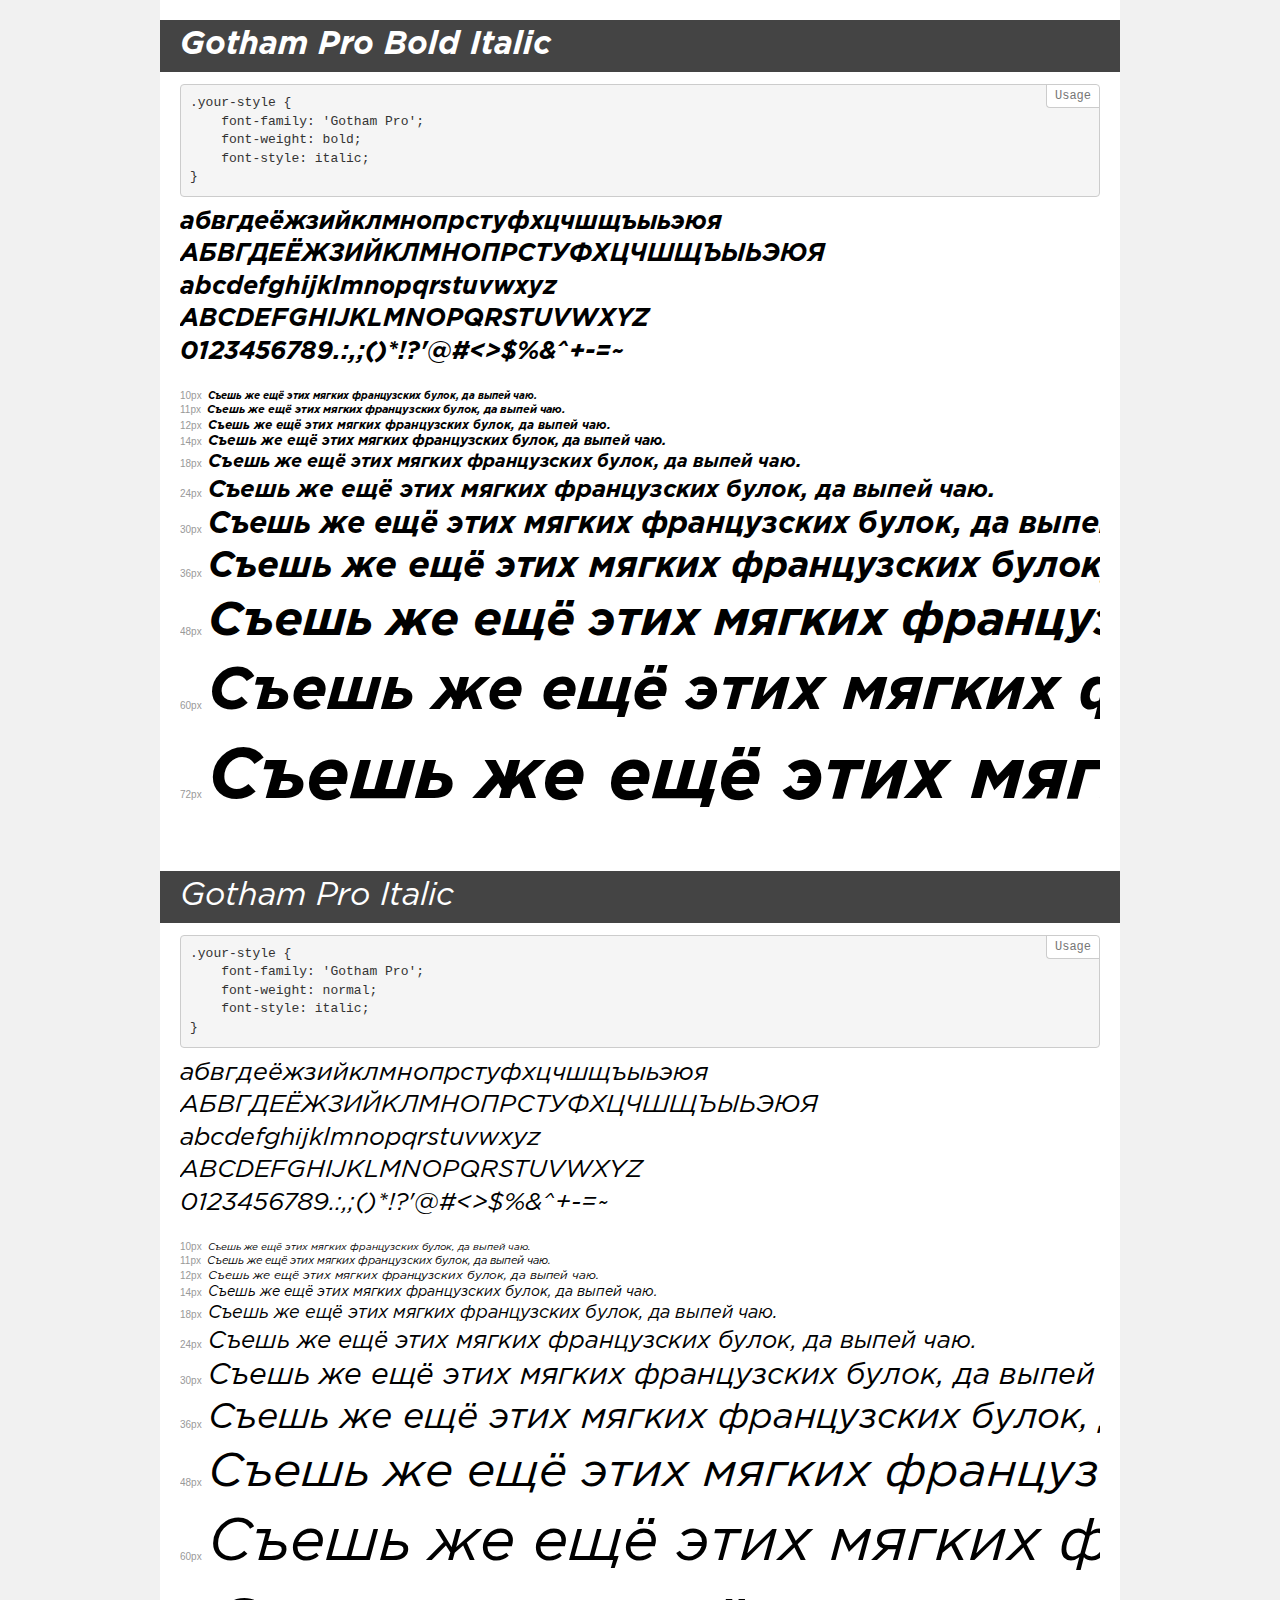
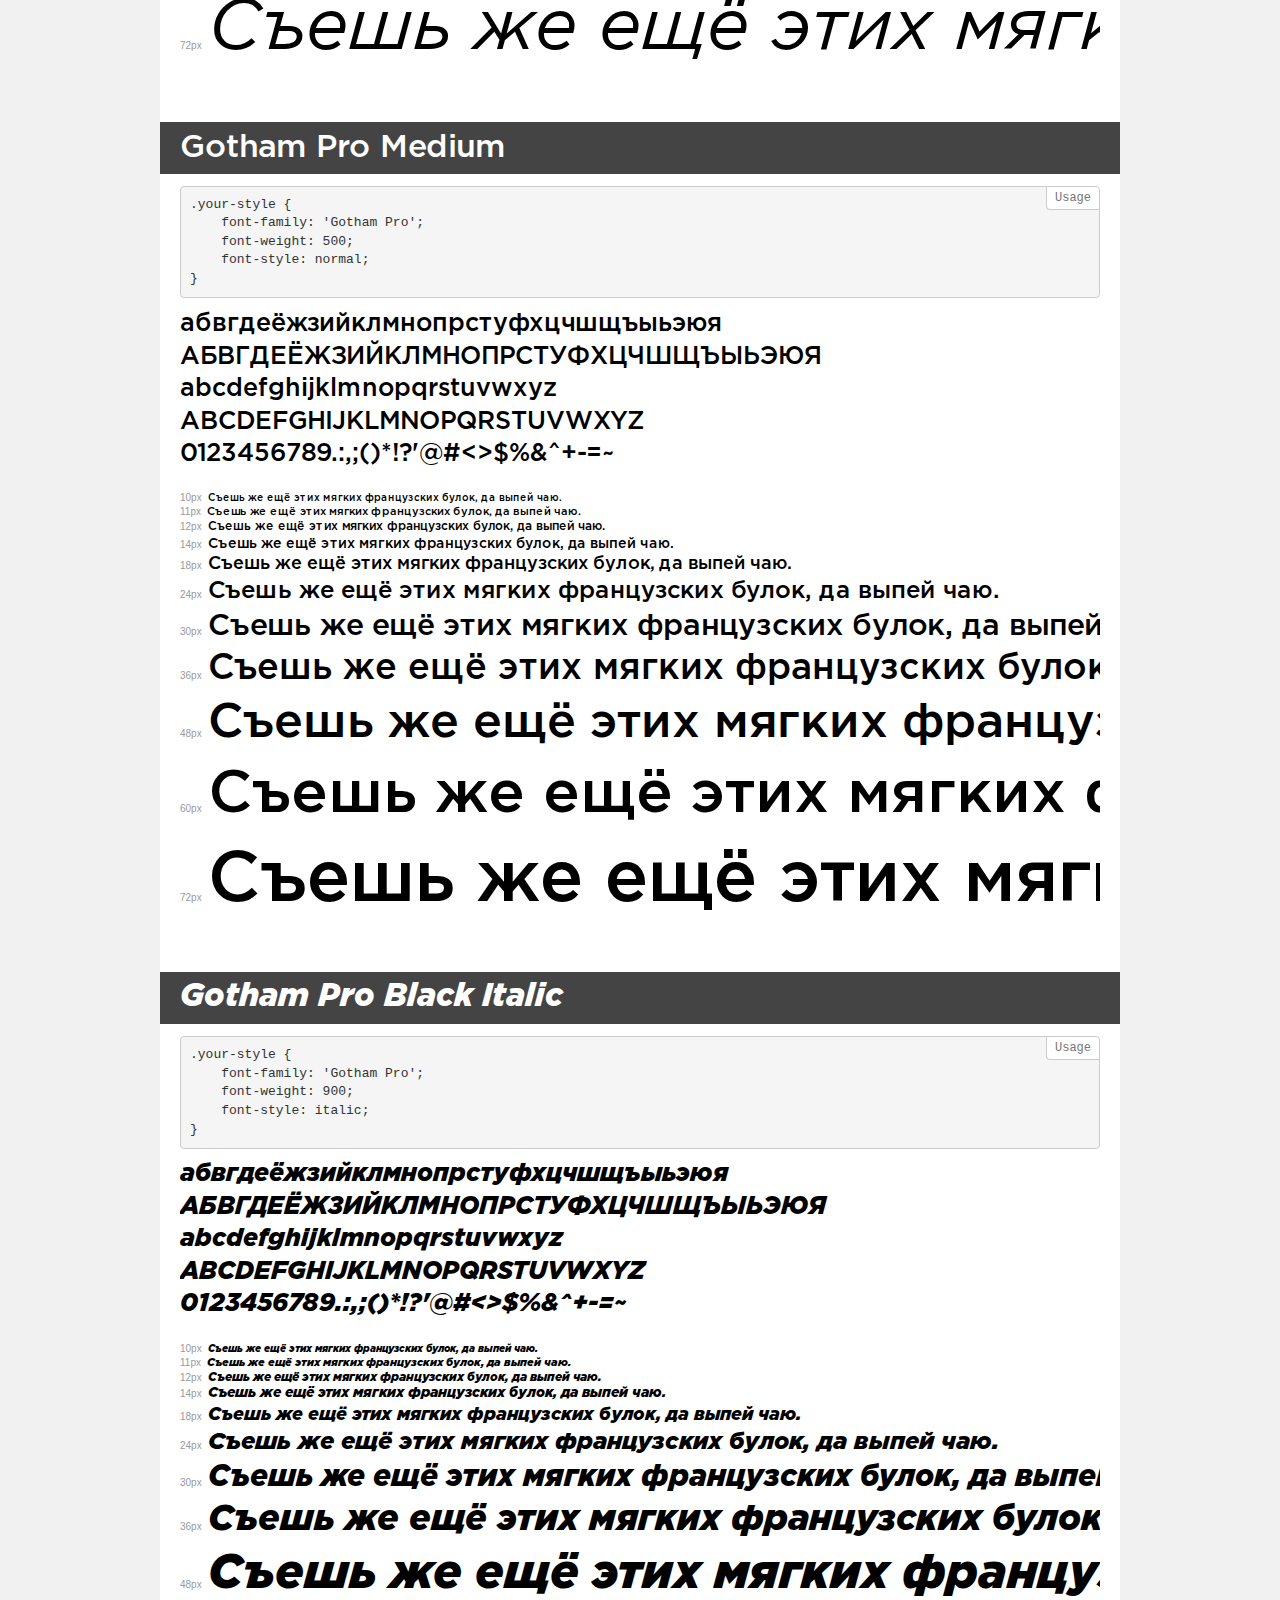
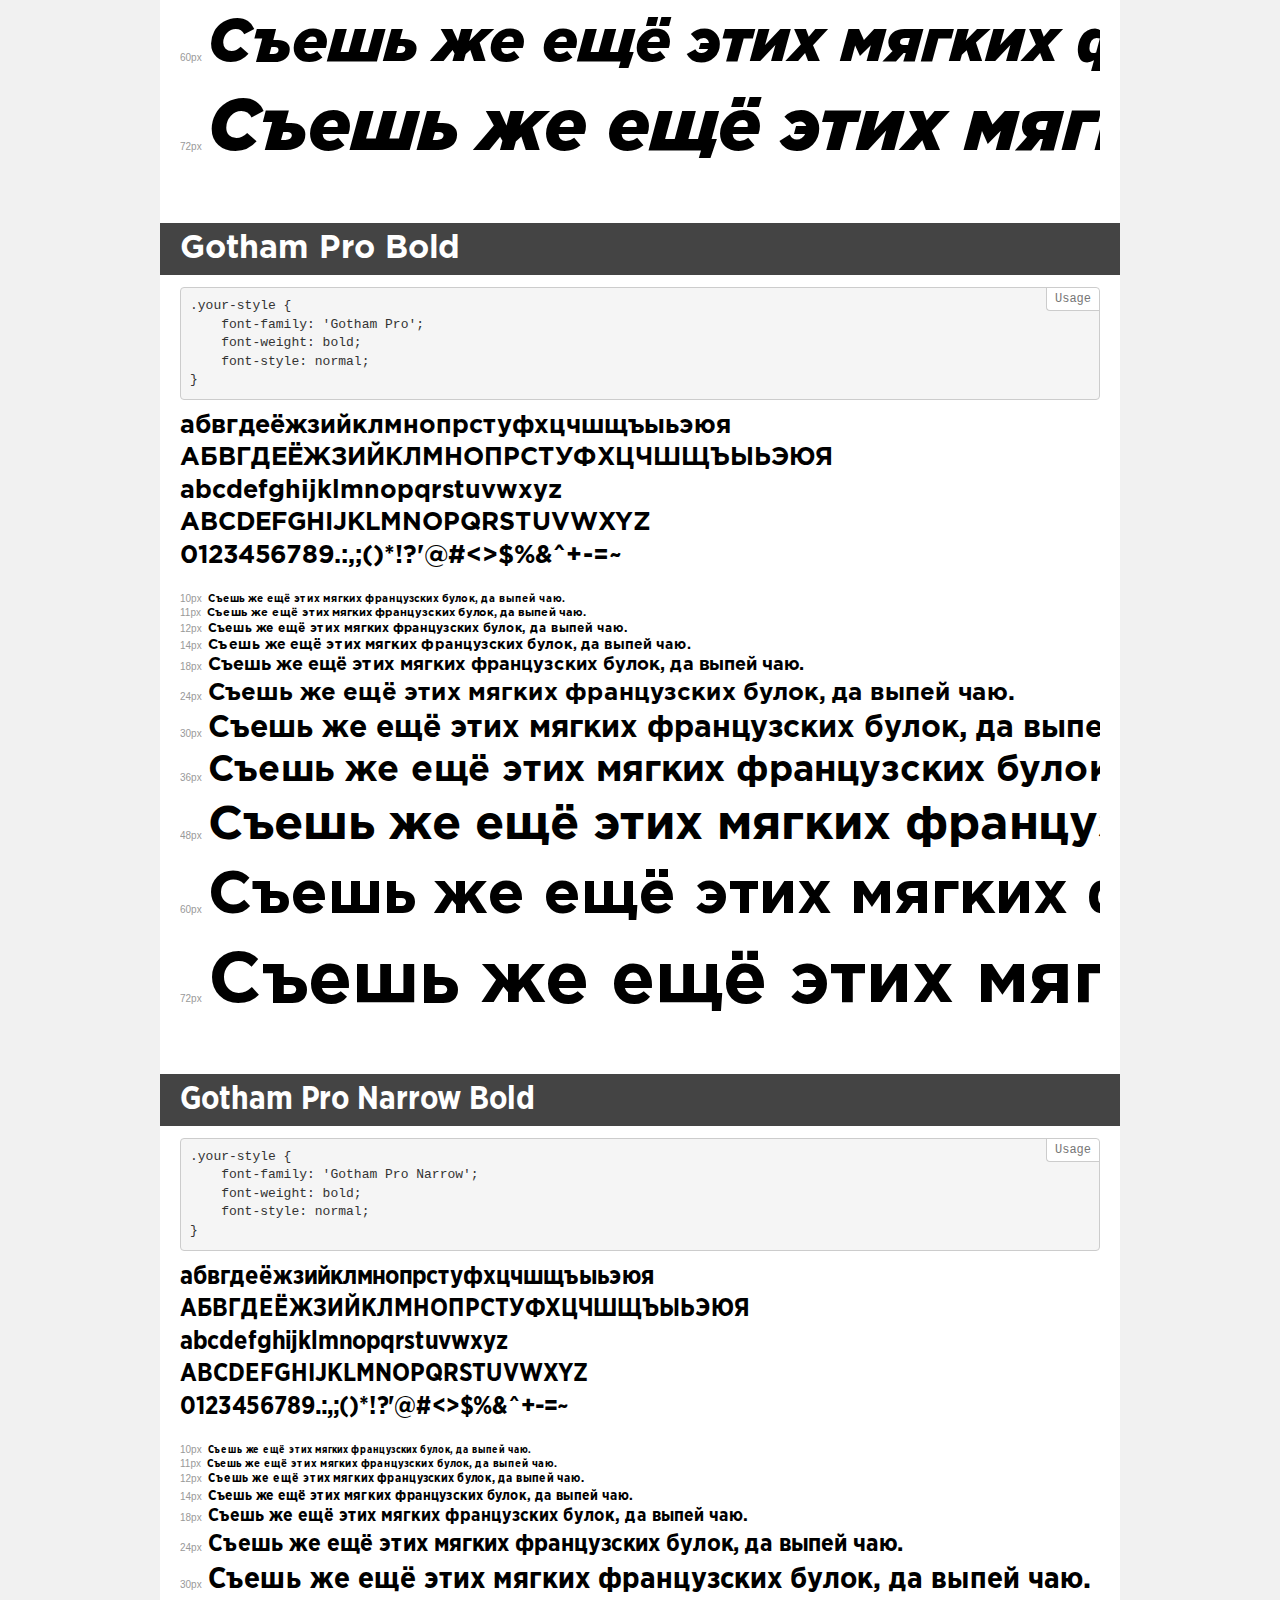
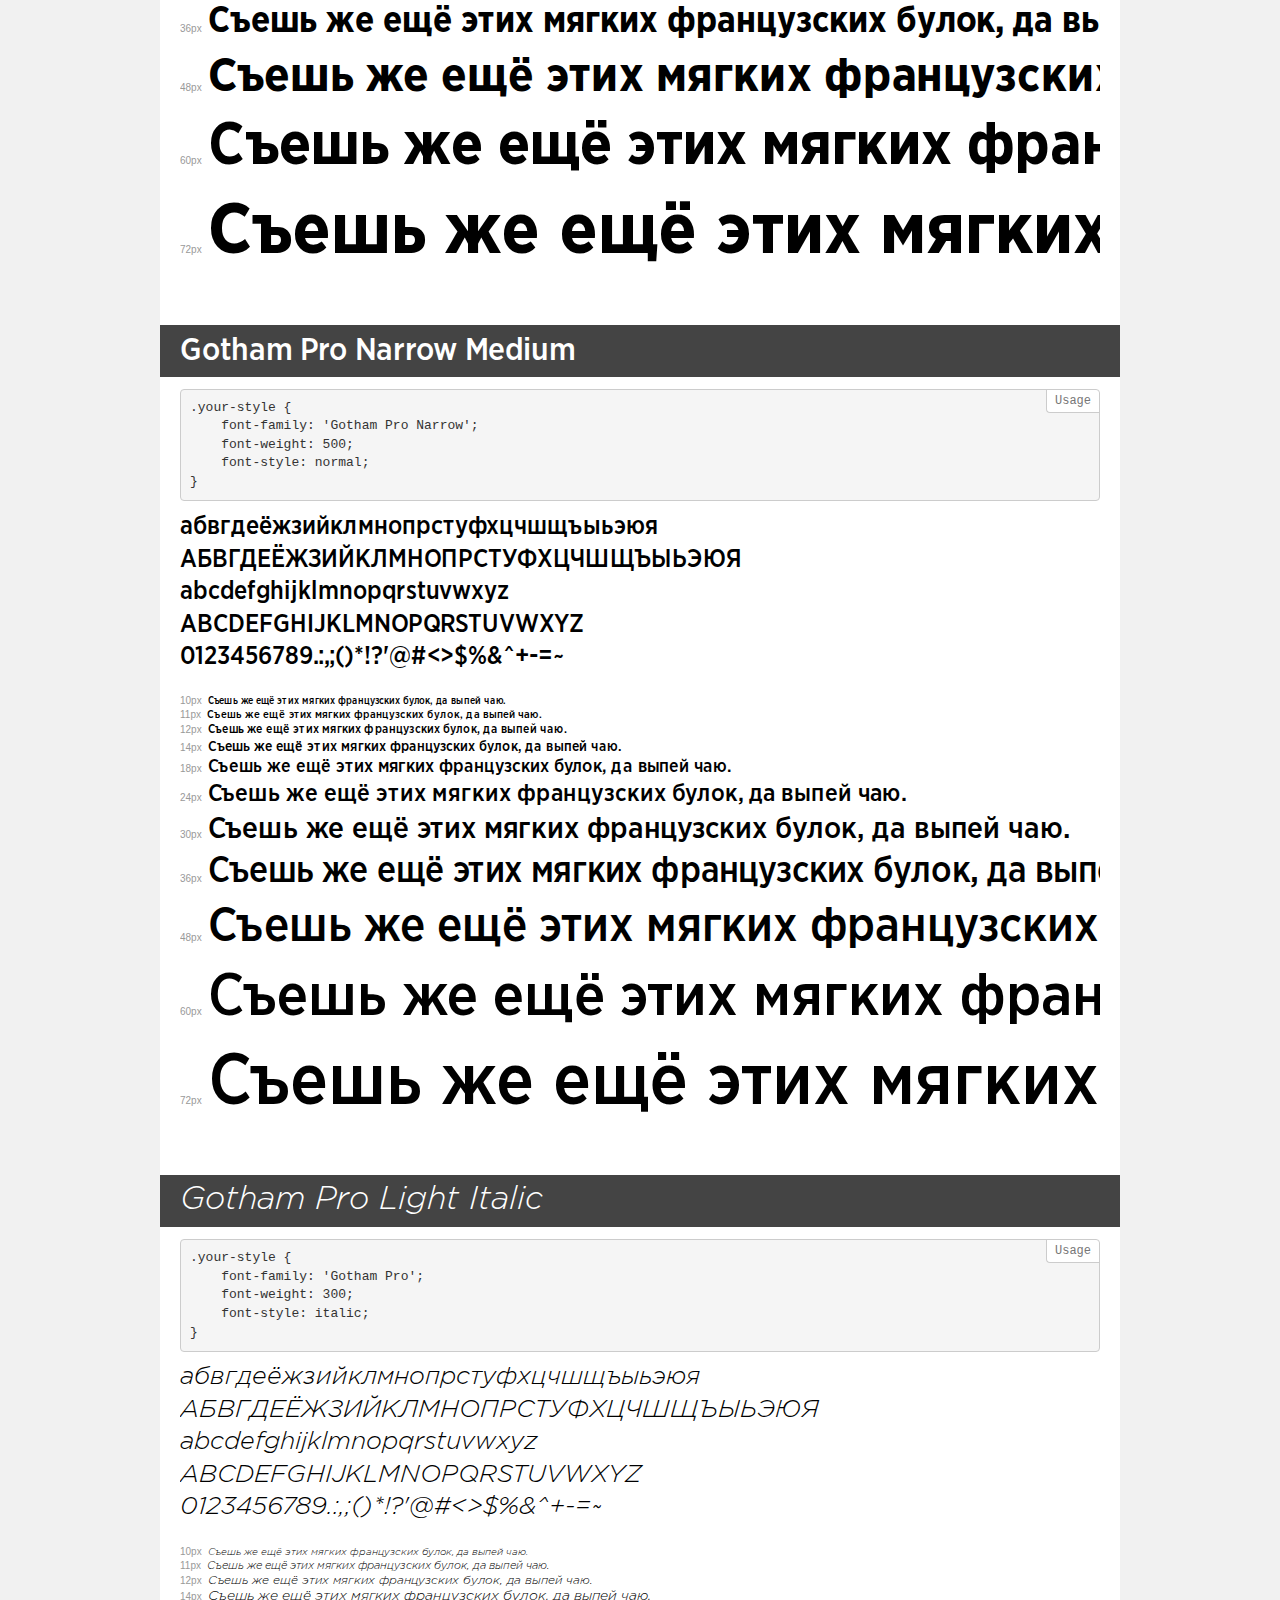
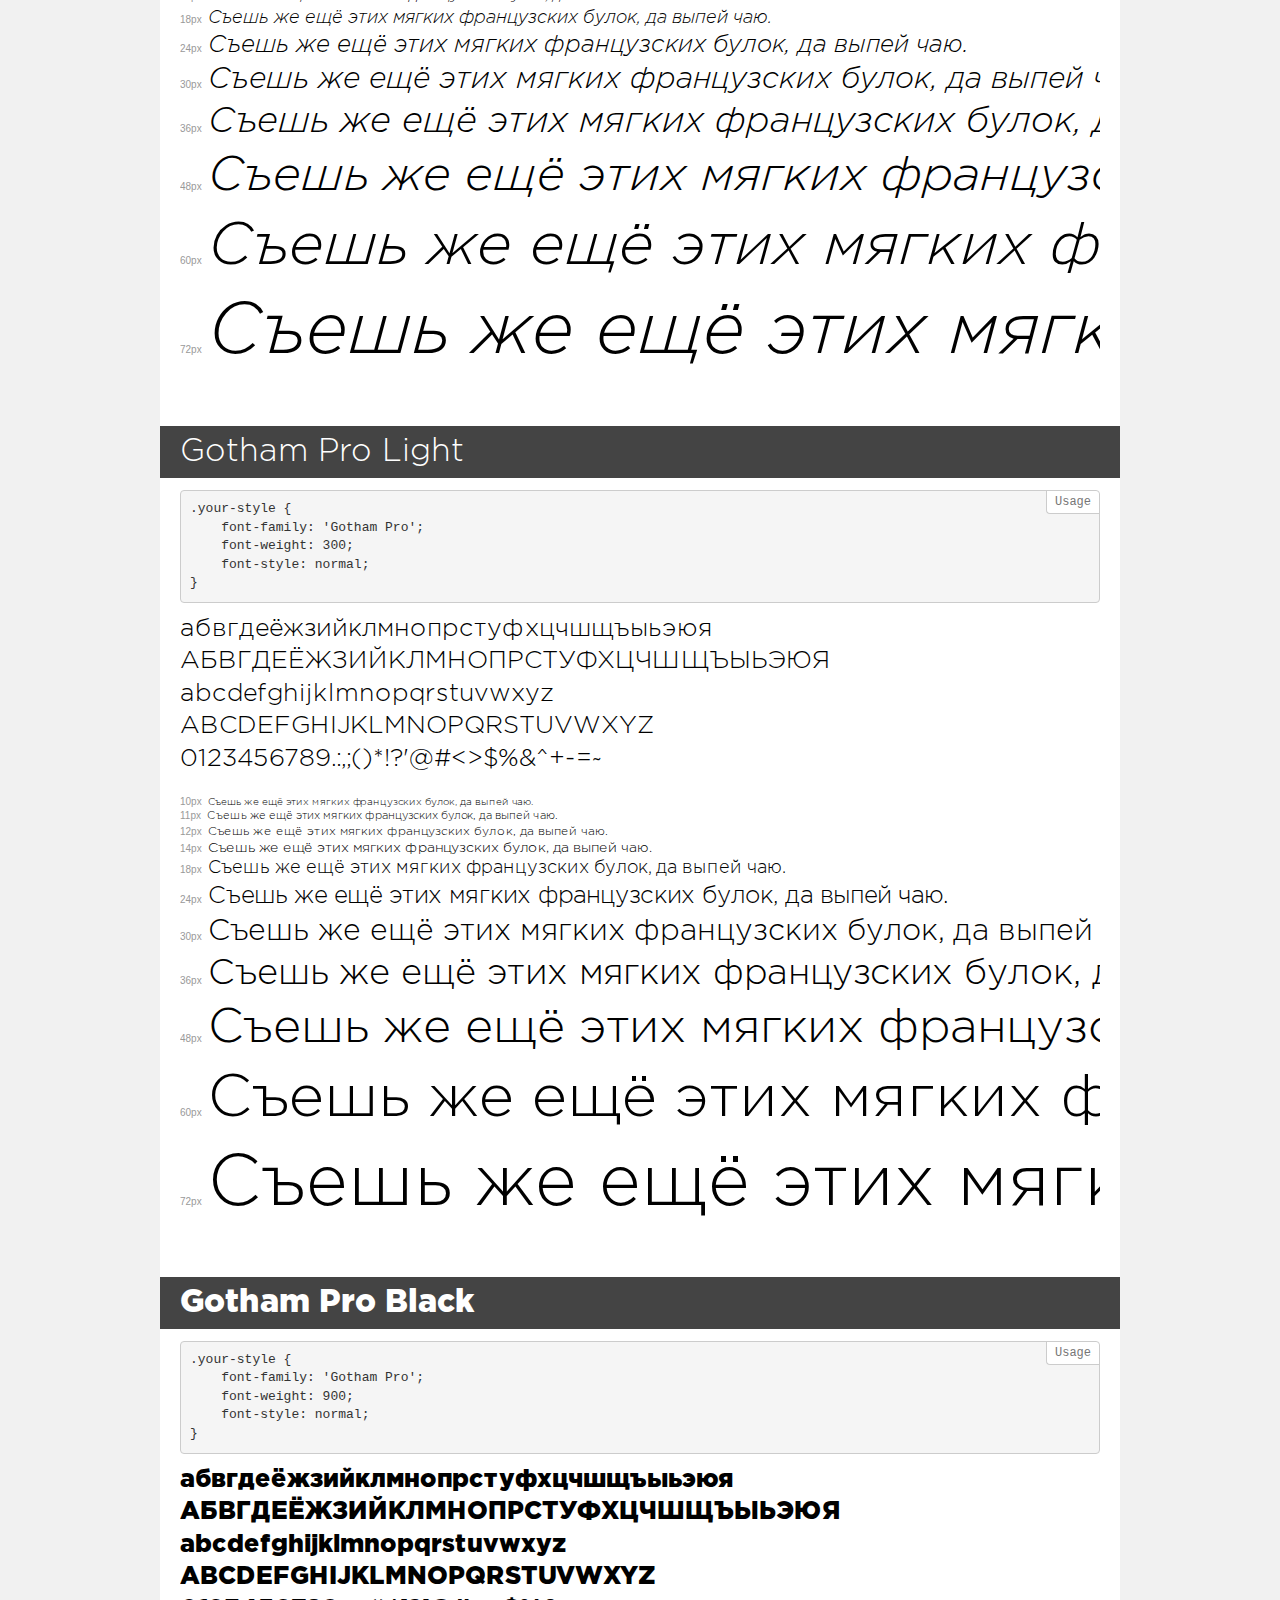
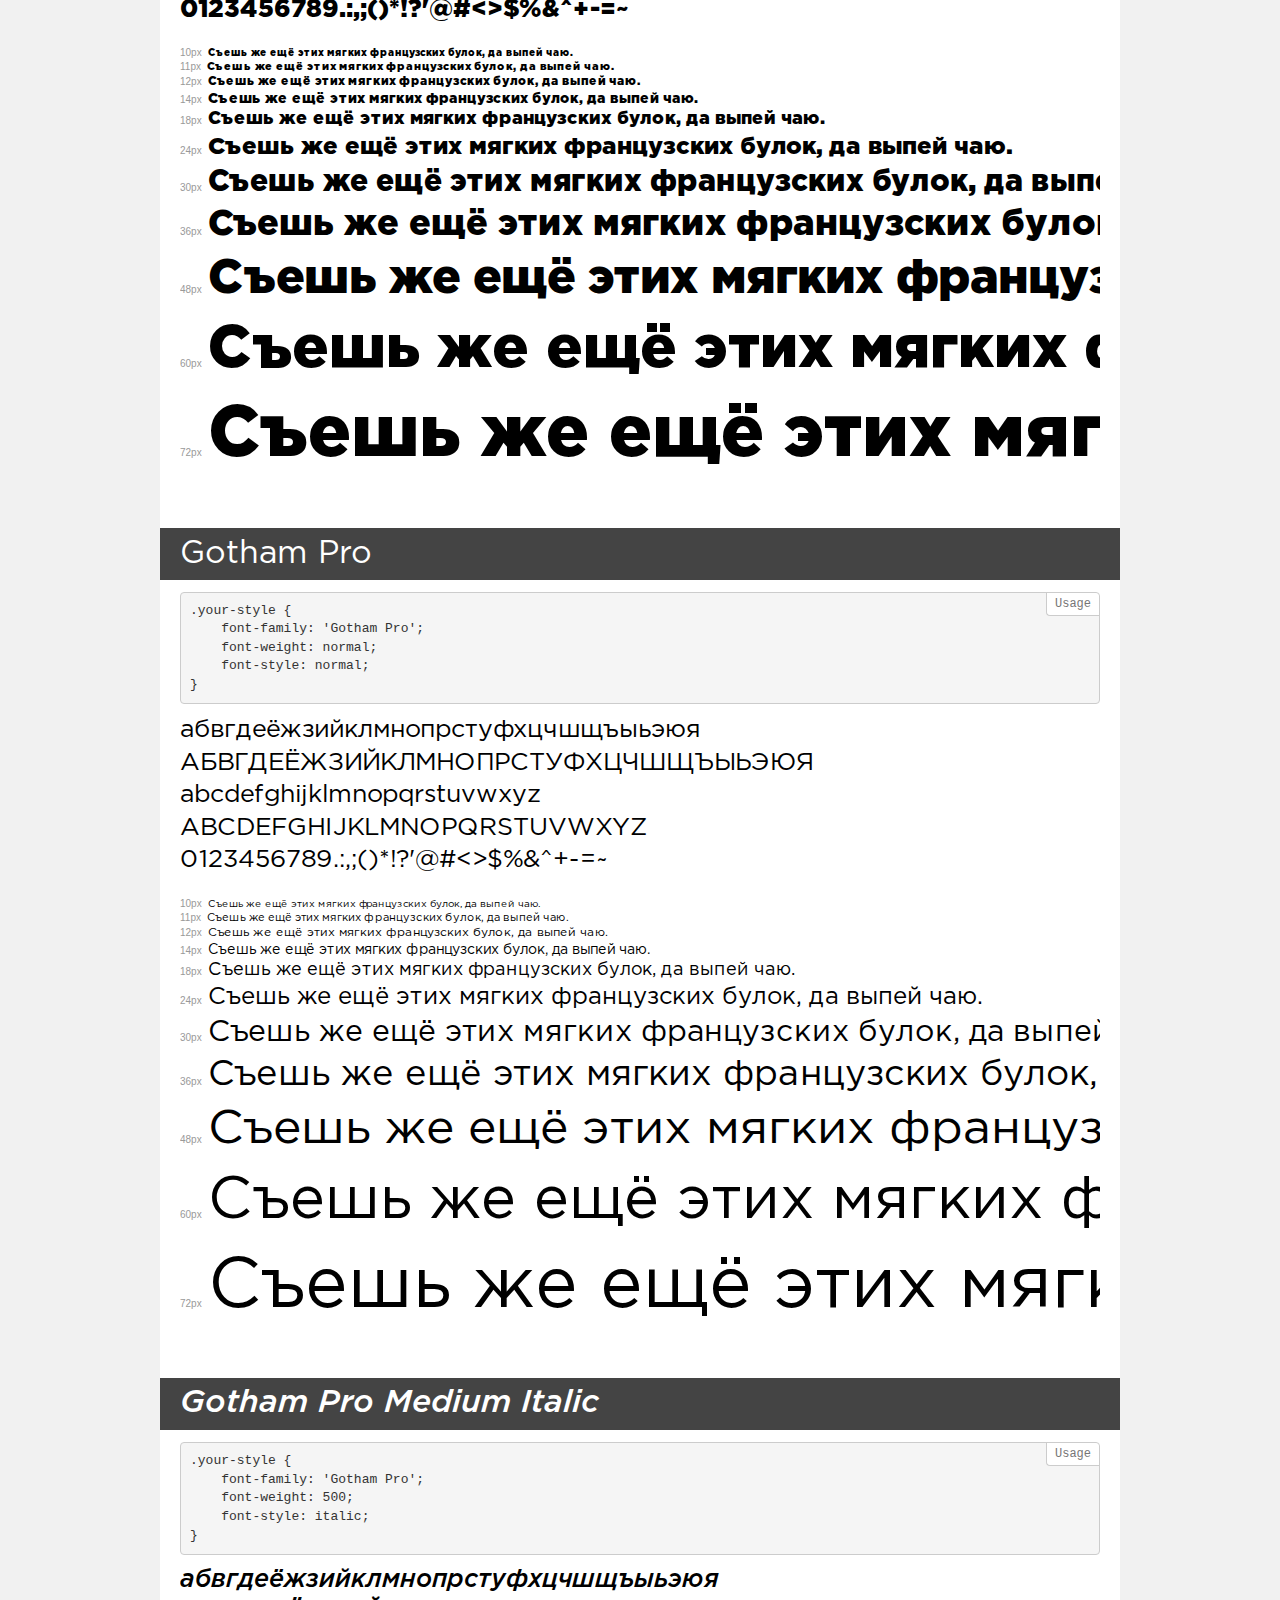
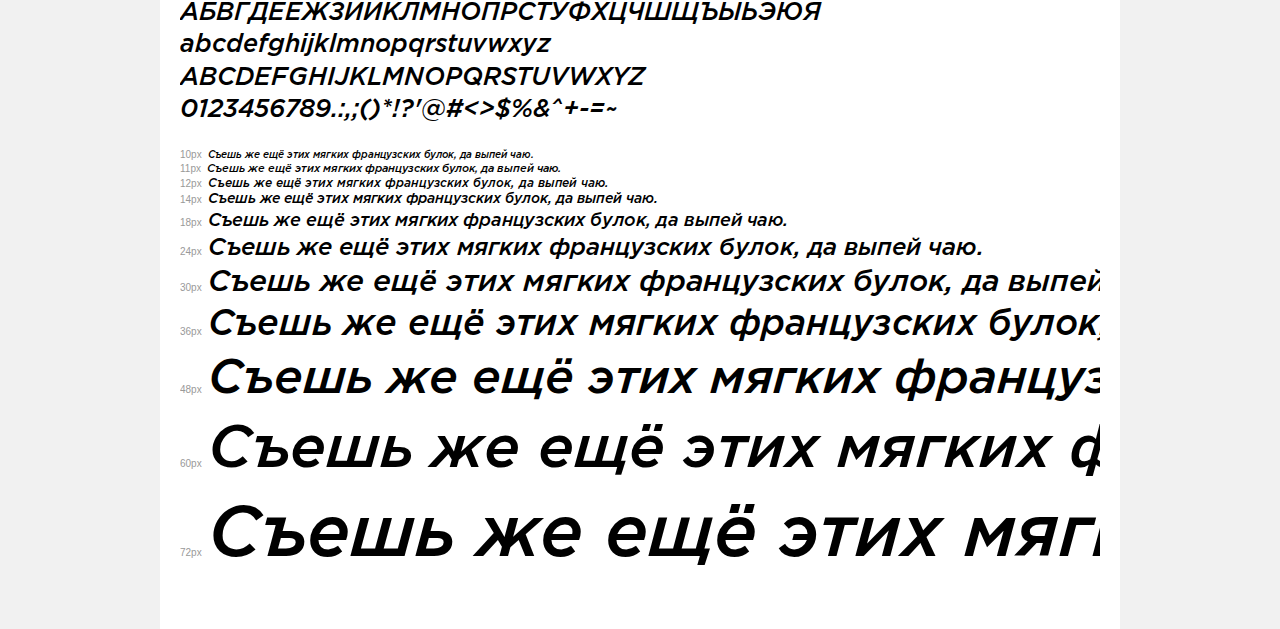
<file: font/demo.html>
<!DOCTYPE html>
<html>
<head>
	<meta charset="utf-8">
	<meta http-equiv="X-UA-Compatible" content="IE=edge">
	<meta name="viewport" content="width=device-width, initial-scale=1">
	<meta name="robots" content="noindex, noarchive">
	<title>Transfonter demo</title>
	<link href="stylesheet.css" rel="stylesheet">
	<style>
		/*
		http://meyerweb.com/eric/tools/css/reset/
		v2.0 | 20110126
		License: none (public domain)
		*/
		html, body, div, span, applet, object, iframe,
		h1, h2, h3, h4, h5, h6, p, blockquote, pre,
		a, abbr, acronym, address, big, cite, code,
		del, dfn, em, img, ins, kbd, q, s, samp,
		small, strike, strong, sub, sup, tt, var,
		b, u, i, center,
		dl, dt, dd, ol, ul, li,
		fieldset, form, label, legend,
		table, caption, tbody, tfoot, thead, tr, th, td,
		article, aside, canvas, details, embed,
		figure, figcaption, footer, header, hgroup,
		menu, nav, output, ruby, section, summary,
		time, mark, audio, video {
			margin: 0;
			padding: 0;
			border: 0;
			font-size: 100%;
			font: inherit;
			vertical-align: baseline;
		}
		/* HTML5 display-role reset for older browsers */
		article, aside, details, figcaption, figure,
		footer, header, hgroup, menu, nav, section {
			display: block;
		}
		body {
			line-height: 1;
		}
		ol, ul {
			list-style: none;
		}
		blockquote, q {
			quotes: none;
		}
		blockquote:before, blockquote:after,
		q:before, q:after {
			content: '';
			content: none;
		}
		table {
			border-collapse: collapse;
			border-spacing: 0;
		}
		/* common styles */
		body {
			background: #f1f1f1;
			color: #000;
		}
		.page {
			background: #fff;
			width: 920px;
			margin: 0 auto;
			padding: 20px 20px 0 20px;
			overflow: hidden;
		}
		.font-container {
			overflow-x: auto;
			overflow-y: hidden;
			margin-bottom: 40px;
			line-height: 1.3;
			white-space: nowrap;
			padding-bottom: 5px;
		}
		h1 {
			position: relative;
			background: #444;
			font-size: 32px;
			color: #fff;
			padding: 10px 20px;
			margin: 0 -20px 12px -20px;
		}
		.letters {
			font-size: 25px;
			margin-bottom: 20px;
		}
		.s10:before {
			content: '10px';
		}
		.s11:before {
			content: '11px';
		}
		.s12:before {
			content: '12px';
		}
		.s14:before {
			content: '14px';
		}
		.s18:before {
			content: '18px';
		}
		.s24:before {
			content: '24px';
		}
		.s30:before {
			content: '30px';
		}
		.s36:before {
			content: '36px';
		}
		.s48:before {
			content: '48px';
		}
		.s60:before {
			content: '60px';
		}
		.s72:before {
			content: '72px';
		}
		.s10:before, .s11:before, .s12:before, .s14:before,
		.s18:before, .s24:before, .s30:before, .s36:before,
		.s48:before, .s60:before, .s72:before {
			font-family: Arial, sans-serif;
			font-size: 10px;
			font-weight: normal;
			font-style: normal;
			color: #999;
			padding-right: 6px;
		}
		pre {
			display: block;
			position: relative;
			padding: 9px;
			margin: 0 0 10px;
			font-family: Monaco, Menlo, Consolas, "Courier New", monospace !important;
			font-size: 13px;
			line-height: 1.428571429;
			color: #333;
			font-weight: normal !important;
			font-style: normal !important;
			background-color: #f5f5f5;
			border: 1px solid #ccc;
			overflow-x: auto;
			border-radius: 4px;
		}
		pre:after {
			display: block;
			position: absolute;
			right: 0;
			top: 0;
			content: 'Usage';
			line-height: 1;
			padding: 5px 8px;
			font-size: 12px;
			color: #767676;
			background-color: #fff;
			border: 1px solid #ccc;
			border-right: none;
			border-top: none;
			border-radius: 0 4px 0 4px;
			z-index: 10;
		}
		/* responsive */
		@media (max-width: 959px) {
			.page {
				width: auto;
				margin: 0;
			}
		}
	</style>
</head>
<body>
<div class="page">
	<div class="demo" style="font-family: 'Gotham Pro'; font-weight: bold; font-style: italic;">
		<h1>Gotham Pro Bold Italic</h1>
		<pre>.your-style {
    font-family: 'Gotham Pro';
    font-weight: bold;
    font-style: italic;
}</pre>
		<div class="font-container">
			<p class="letters">
				абвгдеёжзийклмнопрстуфхцчшщъыьэюя <br />
				АБВГДЕЁЖЗИЙКЛМНОПРСТУФХЦЧШЩЪЫЬЭЮЯ <br />
				abcdefghijklmnopqrstuvwxyz <br />
				ABCDEFGHIJKLMNOPQRSTUVWXYZ <br />				0123456789.:,;()*!?'@#<>$%&^+-=~
			</p>
			<p class="s10" style="font-size: 10px;">Съешь же ещё этих мягких французских булок, да выпей чаю.</p>
			<p class="s11" style="font-size: 11px;">Съешь же ещё этих мягких французских булок, да выпей чаю.</p>
			<p class="s12" style="font-size: 12px;">Съешь же ещё этих мягких французских булок, да выпей чаю.</p>
			<p class="s14" style="font-size: 14px;">Съешь же ещё этих мягких французских булок, да выпей чаю.</p>
			<p class="s18" style="font-size: 18px;">Съешь же ещё этих мягких французских булок, да выпей чаю.</p>
			<p class="s24" style="font-size: 24px;">Съешь же ещё этих мягких французских булок, да выпей чаю.</p>
			<p class="s30" style="font-size: 30px;">Съешь же ещё этих мягких французских булок, да выпей чаю.</p>
			<p class="s36" style="font-size: 36px;">Съешь же ещё этих мягких французских булок, да выпей чаю.</p>
			<p class="s48" style="font-size: 48px;">Съешь же ещё этих мягких французских булок, да выпей чаю.</p>
			<p class="s60" style="font-size: 60px;">Съешь же ещё этих мягких французских булок, да выпей чаю.</p>
			<p class="s72" style="font-size: 72px;">Съешь же ещё этих мягких французских булок, да выпей чаю.</p>
		</div>
	</div>
	<div class="demo" style="font-family: 'Gotham Pro'; font-weight: normal; font-style: italic;">
		<h1>Gotham Pro Italic</h1>
		<pre>.your-style {
    font-family: 'Gotham Pro';
    font-weight: normal;
    font-style: italic;
}</pre>
		<div class="font-container">
			<p class="letters">
				абвгдеёжзийклмнопрстуфхцчшщъыьэюя <br />
				АБВГДЕЁЖЗИЙКЛМНОПРСТУФХЦЧШЩЪЫЬЭЮЯ <br />
				abcdefghijklmnopqrstuvwxyz <br />
				ABCDEFGHIJKLMNOPQRSTUVWXYZ <br />				0123456789.:,;()*!?'@#<>$%&^+-=~
			</p>
			<p class="s10" style="font-size: 10px;">Съешь же ещё этих мягких французских булок, да выпей чаю.</p>
			<p class="s11" style="font-size: 11px;">Съешь же ещё этих мягких французских булок, да выпей чаю.</p>
			<p class="s12" style="font-size: 12px;">Съешь же ещё этих мягких французских булок, да выпей чаю.</p>
			<p class="s14" style="font-size: 14px;">Съешь же ещё этих мягких французских булок, да выпей чаю.</p>
			<p class="s18" style="font-size: 18px;">Съешь же ещё этих мягких французских булок, да выпей чаю.</p>
			<p class="s24" style="font-size: 24px;">Съешь же ещё этих мягких французских булок, да выпей чаю.</p>
			<p class="s30" style="font-size: 30px;">Съешь же ещё этих мягких французских булок, да выпей чаю.</p>
			<p class="s36" style="font-size: 36px;">Съешь же ещё этих мягких французских булок, да выпей чаю.</p>
			<p class="s48" style="font-size: 48px;">Съешь же ещё этих мягких французских булок, да выпей чаю.</p>
			<p class="s60" style="font-size: 60px;">Съешь же ещё этих мягких французских булок, да выпей чаю.</p>
			<p class="s72" style="font-size: 72px;">Съешь же ещё этих мягких французских булок, да выпей чаю.</p>
		</div>
	</div>
	<div class="demo" style="font-family: 'Gotham Pro'; font-weight: 500; font-style: normal;">
		<h1>Gotham Pro Medium</h1>
		<pre>.your-style {
    font-family: 'Gotham Pro';
    font-weight: 500;
    font-style: normal;
}</pre>
		<div class="font-container">
			<p class="letters">
				абвгдеёжзийклмнопрстуфхцчшщъыьэюя <br />
				АБВГДЕЁЖЗИЙКЛМНОПРСТУФХЦЧШЩЪЫЬЭЮЯ <br />
				abcdefghijklmnopqrstuvwxyz <br />
				ABCDEFGHIJKLMNOPQRSTUVWXYZ <br />				0123456789.:,;()*!?'@#<>$%&^+-=~
			</p>
			<p class="s10" style="font-size: 10px;">Съешь же ещё этих мягких французских булок, да выпей чаю.</p>
			<p class="s11" style="font-size: 11px;">Съешь же ещё этих мягких французских булок, да выпей чаю.</p>
			<p class="s12" style="font-size: 12px;">Съешь же ещё этих мягких французских булок, да выпей чаю.</p>
			<p class="s14" style="font-size: 14px;">Съешь же ещё этих мягких французских булок, да выпей чаю.</p>
			<p class="s18" style="font-size: 18px;">Съешь же ещё этих мягких французских булок, да выпей чаю.</p>
			<p class="s24" style="font-size: 24px;">Съешь же ещё этих мягких французских булок, да выпей чаю.</p>
			<p class="s30" style="font-size: 30px;">Съешь же ещё этих мягких французских булок, да выпей чаю.</p>
			<p class="s36" style="font-size: 36px;">Съешь же ещё этих мягких французских булок, да выпей чаю.</p>
			<p class="s48" style="font-size: 48px;">Съешь же ещё этих мягких французских булок, да выпей чаю.</p>
			<p class="s60" style="font-size: 60px;">Съешь же ещё этих мягких французских булок, да выпей чаю.</p>
			<p class="s72" style="font-size: 72px;">Съешь же ещё этих мягких французских булок, да выпей чаю.</p>
		</div>
	</div>
	<div class="demo" style="font-family: 'Gotham Pro'; font-weight: 900; font-style: italic;">
		<h1>Gotham Pro Black Italic</h1>
		<pre>.your-style {
    font-family: 'Gotham Pro';
    font-weight: 900;
    font-style: italic;
}</pre>
		<div class="font-container">
			<p class="letters">
				абвгдеёжзийклмнопрстуфхцчшщъыьэюя <br />
				АБВГДЕЁЖЗИЙКЛМНОПРСТУФХЦЧШЩЪЫЬЭЮЯ <br />
				abcdefghijklmnopqrstuvwxyz <br />
				ABCDEFGHIJKLMNOPQRSTUVWXYZ <br />				0123456789.:,;()*!?'@#<>$%&^+-=~
			</p>
			<p class="s10" style="font-size: 10px;">Съешь же ещё этих мягких французских булок, да выпей чаю.</p>
			<p class="s11" style="font-size: 11px;">Съешь же ещё этих мягких французских булок, да выпей чаю.</p>
			<p class="s12" style="font-size: 12px;">Съешь же ещё этих мягких французских булок, да выпей чаю.</p>
			<p class="s14" style="font-size: 14px;">Съешь же ещё этих мягких французских булок, да выпей чаю.</p>
			<p class="s18" style="font-size: 18px;">Съешь же ещё этих мягких французских булок, да выпей чаю.</p>
			<p class="s24" style="font-size: 24px;">Съешь же ещё этих мягких французских булок, да выпей чаю.</p>
			<p class="s30" style="font-size: 30px;">Съешь же ещё этих мягких французских булок, да выпей чаю.</p>
			<p class="s36" style="font-size: 36px;">Съешь же ещё этих мягких французских булок, да выпей чаю.</p>
			<p class="s48" style="font-size: 48px;">Съешь же ещё этих мягких французских булок, да выпей чаю.</p>
			<p class="s60" style="font-size: 60px;">Съешь же ещё этих мягких французских булок, да выпей чаю.</p>
			<p class="s72" style="font-size: 72px;">Съешь же ещё этих мягких французских булок, да выпей чаю.</p>
		</div>
	</div>
	<div class="demo" style="font-family: 'Gotham Pro'; font-weight: bold; font-style: normal;">
		<h1>Gotham Pro Bold</h1>
		<pre>.your-style {
    font-family: 'Gotham Pro';
    font-weight: bold;
    font-style: normal;
}</pre>
		<div class="font-container">
			<p class="letters">
				абвгдеёжзийклмнопрстуфхцчшщъыьэюя <br />
				АБВГДЕЁЖЗИЙКЛМНОПРСТУФХЦЧШЩЪЫЬЭЮЯ <br />
				abcdefghijklmnopqrstuvwxyz <br />
				ABCDEFGHIJKLMNOPQRSTUVWXYZ <br />				0123456789.:,;()*!?'@#<>$%&^+-=~
			</p>
			<p class="s10" style="font-size: 10px;">Съешь же ещё этих мягких французских булок, да выпей чаю.</p>
			<p class="s11" style="font-size: 11px;">Съешь же ещё этих мягких французских булок, да выпей чаю.</p>
			<p class="s12" style="font-size: 12px;">Съешь же ещё этих мягких французских булок, да выпей чаю.</p>
			<p class="s14" style="font-size: 14px;">Съешь же ещё этих мягких французских булок, да выпей чаю.</p>
			<p class="s18" style="font-size: 18px;">Съешь же ещё этих мягких французских булок, да выпей чаю.</p>
			<p class="s24" style="font-size: 24px;">Съешь же ещё этих мягких французских булок, да выпей чаю.</p>
			<p class="s30" style="font-size: 30px;">Съешь же ещё этих мягких французских булок, да выпей чаю.</p>
			<p class="s36" style="font-size: 36px;">Съешь же ещё этих мягких французских булок, да выпей чаю.</p>
			<p class="s48" style="font-size: 48px;">Съешь же ещё этих мягких французских булок, да выпей чаю.</p>
			<p class="s60" style="font-size: 60px;">Съешь же ещё этих мягких французских булок, да выпей чаю.</p>
			<p class="s72" style="font-size: 72px;">Съешь же ещё этих мягких французских булок, да выпей чаю.</p>
		</div>
	</div>
	<div class="demo" style="font-family: 'Gotham Pro Narrow'; font-weight: bold; font-style: normal;">
		<h1>Gotham Pro Narrow Bold</h1>
		<pre>.your-style {
    font-family: 'Gotham Pro Narrow';
    font-weight: bold;
    font-style: normal;
}</pre>
		<div class="font-container">
			<p class="letters">
				абвгдеёжзийклмнопрстуфхцчшщъыьэюя <br />
				АБВГДЕЁЖЗИЙКЛМНОПРСТУФХЦЧШЩЪЫЬЭЮЯ <br />
				abcdefghijklmnopqrstuvwxyz <br />
				ABCDEFGHIJKLMNOPQRSTUVWXYZ <br />				0123456789.:,;()*!?'@#<>$%&^+-=~
			</p>
			<p class="s10" style="font-size: 10px;">Съешь же ещё этих мягких французских булок, да выпей чаю.</p>
			<p class="s11" style="font-size: 11px;">Съешь же ещё этих мягких французских булок, да выпей чаю.</p>
			<p class="s12" style="font-size: 12px;">Съешь же ещё этих мягких французских булок, да выпей чаю.</p>
			<p class="s14" style="font-size: 14px;">Съешь же ещё этих мягких французских булок, да выпей чаю.</p>
			<p class="s18" style="font-size: 18px;">Съешь же ещё этих мягких французских булок, да выпей чаю.</p>
			<p class="s24" style="font-size: 24px;">Съешь же ещё этих мягких французских булок, да выпей чаю.</p>
			<p class="s30" style="font-size: 30px;">Съешь же ещё этих мягких французских булок, да выпей чаю.</p>
			<p class="s36" style="font-size: 36px;">Съешь же ещё этих мягких французских булок, да выпей чаю.</p>
			<p class="s48" style="font-size: 48px;">Съешь же ещё этих мягких французских булок, да выпей чаю.</p>
			<p class="s60" style="font-size: 60px;">Съешь же ещё этих мягких французских булок, да выпей чаю.</p>
			<p class="s72" style="font-size: 72px;">Съешь же ещё этих мягких французских булок, да выпей чаю.</p>
		</div>
	</div>
	<div class="demo" style="font-family: 'Gotham Pro Narrow'; font-weight: 500; font-style: normal;">
		<h1>Gotham Pro Narrow Medium</h1>
		<pre>.your-style {
    font-family: 'Gotham Pro Narrow';
    font-weight: 500;
    font-style: normal;
}</pre>
		<div class="font-container">
			<p class="letters">
				абвгдеёжзийклмнопрстуфхцчшщъыьэюя <br />
				АБВГДЕЁЖЗИЙКЛМНОПРСТУФХЦЧШЩЪЫЬЭЮЯ <br />
				abcdefghijklmnopqrstuvwxyz <br />
				ABCDEFGHIJKLMNOPQRSTUVWXYZ <br />				0123456789.:,;()*!?'@#<>$%&^+-=~
			</p>
			<p class="s10" style="font-size: 10px;">Съешь же ещё этих мягких французских булок, да выпей чаю.</p>
			<p class="s11" style="font-size: 11px;">Съешь же ещё этих мягких французских булок, да выпей чаю.</p>
			<p class="s12" style="font-size: 12px;">Съешь же ещё этих мягких французских булок, да выпей чаю.</p>
			<p class="s14" style="font-size: 14px;">Съешь же ещё этих мягких французских булок, да выпей чаю.</p>
			<p class="s18" style="font-size: 18px;">Съешь же ещё этих мягких французских булок, да выпей чаю.</p>
			<p class="s24" style="font-size: 24px;">Съешь же ещё этих мягких французских булок, да выпей чаю.</p>
			<p class="s30" style="font-size: 30px;">Съешь же ещё этих мягких французских булок, да выпей чаю.</p>
			<p class="s36" style="font-size: 36px;">Съешь же ещё этих мягких французских булок, да выпей чаю.</p>
			<p class="s48" style="font-size: 48px;">Съешь же ещё этих мягких французских булок, да выпей чаю.</p>
			<p class="s60" style="font-size: 60px;">Съешь же ещё этих мягких французских булок, да выпей чаю.</p>
			<p class="s72" style="font-size: 72px;">Съешь же ещё этих мягких французских булок, да выпей чаю.</p>
		</div>
	</div>
	<div class="demo" style="font-family: 'Gotham Pro'; font-weight: 300; font-style: italic;">
		<h1>Gotham Pro Light Italic</h1>
		<pre>.your-style {
    font-family: 'Gotham Pro';
    font-weight: 300;
    font-style: italic;
}</pre>
		<div class="font-container">
			<p class="letters">
				абвгдеёжзийклмнопрстуфхцчшщъыьэюя <br />
				АБВГДЕЁЖЗИЙКЛМНОПРСТУФХЦЧШЩЪЫЬЭЮЯ <br />
				abcdefghijklmnopqrstuvwxyz <br />
				ABCDEFGHIJKLMNOPQRSTUVWXYZ <br />				0123456789.:,;()*!?'@#<>$%&^+-=~
			</p>
			<p class="s10" style="font-size: 10px;">Съешь же ещё этих мягких французских булок, да выпей чаю.</p>
			<p class="s11" style="font-size: 11px;">Съешь же ещё этих мягких французских булок, да выпей чаю.</p>
			<p class="s12" style="font-size: 12px;">Съешь же ещё этих мягких французских булок, да выпей чаю.</p>
			<p class="s14" style="font-size: 14px;">Съешь же ещё этих мягких французских булок, да выпей чаю.</p>
			<p class="s18" style="font-size: 18px;">Съешь же ещё этих мягких французских булок, да выпей чаю.</p>
			<p class="s24" style="font-size: 24px;">Съешь же ещё этих мягких французских булок, да выпей чаю.</p>
			<p class="s30" style="font-size: 30px;">Съешь же ещё этих мягких французских булок, да выпей чаю.</p>
			<p class="s36" style="font-size: 36px;">Съешь же ещё этих мягких французских булок, да выпей чаю.</p>
			<p class="s48" style="font-size: 48px;">Съешь же ещё этих мягких французских булок, да выпей чаю.</p>
			<p class="s60" style="font-size: 60px;">Съешь же ещё этих мягких французских булок, да выпей чаю.</p>
			<p class="s72" style="font-size: 72px;">Съешь же ещё этих мягких французских булок, да выпей чаю.</p>
		</div>
	</div>
	<div class="demo" style="font-family: 'Gotham Pro'; font-weight: 300; font-style: normal;">
		<h1>Gotham Pro Light</h1>
		<pre>.your-style {
    font-family: 'Gotham Pro';
    font-weight: 300;
    font-style: normal;
}</pre>
		<div class="font-container">
			<p class="letters">
				абвгдеёжзийклмнопрстуфхцчшщъыьэюя <br />
				АБВГДЕЁЖЗИЙКЛМНОПРСТУФХЦЧШЩЪЫЬЭЮЯ <br />
				abcdefghijklmnopqrstuvwxyz <br />
				ABCDEFGHIJKLMNOPQRSTUVWXYZ <br />				0123456789.:,;()*!?'@#<>$%&^+-=~
			</p>
			<p class="s10" style="font-size: 10px;">Съешь же ещё этих мягких французских булок, да выпей чаю.</p>
			<p class="s11" style="font-size: 11px;">Съешь же ещё этих мягких французских булок, да выпей чаю.</p>
			<p class="s12" style="font-size: 12px;">Съешь же ещё этих мягких французских булок, да выпей чаю.</p>
			<p class="s14" style="font-size: 14px;">Съешь же ещё этих мягких французских булок, да выпей чаю.</p>
			<p class="s18" style="font-size: 18px;">Съешь же ещё этих мягких французских булок, да выпей чаю.</p>
			<p class="s24" style="font-size: 24px;">Съешь же ещё этих мягких французских булок, да выпей чаю.</p>
			<p class="s30" style="font-size: 30px;">Съешь же ещё этих мягких французских булок, да выпей чаю.</p>
			<p class="s36" style="font-size: 36px;">Съешь же ещё этих мягких французских булок, да выпей чаю.</p>
			<p class="s48" style="font-size: 48px;">Съешь же ещё этих мягких французских булок, да выпей чаю.</p>
			<p class="s60" style="font-size: 60px;">Съешь же ещё этих мягких французских булок, да выпей чаю.</p>
			<p class="s72" style="font-size: 72px;">Съешь же ещё этих мягких французских булок, да выпей чаю.</p>
		</div>
	</div>
	<div class="demo" style="font-family: 'Gotham Pro'; font-weight: 900; font-style: normal;">
		<h1>Gotham Pro Black</h1>
		<pre>.your-style {
    font-family: 'Gotham Pro';
    font-weight: 900;
    font-style: normal;
}</pre>
		<div class="font-container">
			<p class="letters">
				абвгдеёжзийклмнопрстуфхцчшщъыьэюя <br />
				АБВГДЕЁЖЗИЙКЛМНОПРСТУФХЦЧШЩЪЫЬЭЮЯ <br />
				abcdefghijklmnopqrstuvwxyz <br />
				ABCDEFGHIJKLMNOPQRSTUVWXYZ <br />				0123456789.:,;()*!?'@#<>$%&^+-=~
			</p>
			<p class="s10" style="font-size: 10px;">Съешь же ещё этих мягких французских булок, да выпей чаю.</p>
			<p class="s11" style="font-size: 11px;">Съешь же ещё этих мягких французских булок, да выпей чаю.</p>
			<p class="s12" style="font-size: 12px;">Съешь же ещё этих мягких французских булок, да выпей чаю.</p>
			<p class="s14" style="font-size: 14px;">Съешь же ещё этих мягких французских булок, да выпей чаю.</p>
			<p class="s18" style="font-size: 18px;">Съешь же ещё этих мягких французских булок, да выпей чаю.</p>
			<p class="s24" style="font-size: 24px;">Съешь же ещё этих мягких французских булок, да выпей чаю.</p>
			<p class="s30" style="font-size: 30px;">Съешь же ещё этих мягких французских булок, да выпей чаю.</p>
			<p class="s36" style="font-size: 36px;">Съешь же ещё этих мягких французских булок, да выпей чаю.</p>
			<p class="s48" style="font-size: 48px;">Съешь же ещё этих мягких французских булок, да выпей чаю.</p>
			<p class="s60" style="font-size: 60px;">Съешь же ещё этих мягких французских булок, да выпей чаю.</p>
			<p class="s72" style="font-size: 72px;">Съешь же ещё этих мягких французских булок, да выпей чаю.</p>
		</div>
	</div>
	<div class="demo" style="font-family: 'Gotham Pro'; font-weight: normal; font-style: normal;">
		<h1>Gotham Pro</h1>
		<pre>.your-style {
    font-family: 'Gotham Pro';
    font-weight: normal;
    font-style: normal;
}</pre>
		<div class="font-container">
			<p class="letters">
				абвгдеёжзийклмнопрстуфхцчшщъыьэюя <br />
				АБВГДЕЁЖЗИЙКЛМНОПРСТУФХЦЧШЩЪЫЬЭЮЯ <br />
				abcdefghijklmnopqrstuvwxyz <br />
				ABCDEFGHIJKLMNOPQRSTUVWXYZ <br />				0123456789.:,;()*!?'@#<>$%&^+-=~
			</p>
			<p class="s10" style="font-size: 10px;">Съешь же ещё этих мягких французских булок, да выпей чаю.</p>
			<p class="s11" style="font-size: 11px;">Съешь же ещё этих мягких французских булок, да выпей чаю.</p>
			<p class="s12" style="font-size: 12px;">Съешь же ещё этих мягких французских булок, да выпей чаю.</p>
			<p class="s14" style="font-size: 14px;">Съешь же ещё этих мягких французских булок, да выпей чаю.</p>
			<p class="s18" style="font-size: 18px;">Съешь же ещё этих мягких французских булок, да выпей чаю.</p>
			<p class="s24" style="font-size: 24px;">Съешь же ещё этих мягких французских булок, да выпей чаю.</p>
			<p class="s30" style="font-size: 30px;">Съешь же ещё этих мягких французских булок, да выпей чаю.</p>
			<p class="s36" style="font-size: 36px;">Съешь же ещё этих мягких французских булок, да выпей чаю.</p>
			<p class="s48" style="font-size: 48px;">Съешь же ещё этих мягких французских булок, да выпей чаю.</p>
			<p class="s60" style="font-size: 60px;">Съешь же ещё этих мягких французских булок, да выпей чаю.</p>
			<p class="s72" style="font-size: 72px;">Съешь же ещё этих мягких французских булок, да выпей чаю.</p>
		</div>
	</div>
	<div class="demo" style="font-family: 'Gotham Pro'; font-weight: 500; font-style: italic;">
		<h1>Gotham Pro Medium Italic</h1>
		<pre>.your-style {
    font-family: 'Gotham Pro';
    font-weight: 500;
    font-style: italic;
}</pre>
		<div class="font-container">
			<p class="letters">
				абвгдеёжзийклмнопрстуфхцчшщъыьэюя <br />
				АБВГДЕЁЖЗИЙКЛМНОПРСТУФХЦЧШЩЪЫЬЭЮЯ <br />
				abcdefghijklmnopqrstuvwxyz <br />
				ABCDEFGHIJKLMNOPQRSTUVWXYZ <br />				0123456789.:,;()*!?'@#<>$%&^+-=~
			</p>
			<p class="s10" style="font-size: 10px;">Съешь же ещё этих мягких французских булок, да выпей чаю.</p>
			<p class="s11" style="font-size: 11px;">Съешь же ещё этих мягких французских булок, да выпей чаю.</p>
			<p class="s12" style="font-size: 12px;">Съешь же ещё этих мягких французских булок, да выпей чаю.</p>
			<p class="s14" style="font-size: 14px;">Съешь же ещё этих мягких французских булок, да выпей чаю.</p>
			<p class="s18" style="font-size: 18px;">Съешь же ещё этих мягких французских булок, да выпей чаю.</p>
			<p class="s24" style="font-size: 24px;">Съешь же ещё этих мягких французских булок, да выпей чаю.</p>
			<p class="s30" style="font-size: 30px;">Съешь же ещё этих мягких французских булок, да выпей чаю.</p>
			<p class="s36" style="font-size: 36px;">Съешь же ещё этих мягких французских булок, да выпей чаю.</p>
			<p class="s48" style="font-size: 48px;">Съешь же ещё этих мягких французских булок, да выпей чаю.</p>
			<p class="s60" style="font-size: 60px;">Съешь же ещё этих мягких французских булок, да выпей чаю.</p>
			<p class="s72" style="font-size: 72px;">Съешь же ещё этих мягких французских булок, да выпей чаю.</p>
		</div>
	</div>
</div>
</body>
</html>
</file>
<file: font/stylesheet.css>
/* This stylesheet generated by Transfonter (https://transfonter.org) on June 26, 2017 12:11 PM */

@font-face {
	font-family: 'Gotham Pro';
	src: url('GothamPro-BoldItalic.eot');
	src: local('Gotham Pro Bold Italic'), local('GothamPro-BoldItalic'),
		url('GothamPro-BoldItalic.eot?#iefix') format('embedded-opentype'),
		url('GothamPro-BoldItalic.woff') format('woff'),
		url('GothamPro-BoldItalic.ttf') format('truetype');
	font-weight: bold;
	font-style: italic;
}

@font-face {
	font-family: 'Gotham Pro';
	src: url('GothamPro-Italic.eot');
	src: local('Gotham Pro Italic'), local('GothamPro-Italic'),
		url('GothamPro-Italic.eot?#iefix') format('embedded-opentype'),
		url('GothamPro-Italic.woff') format('woff'),
		url('GothamPro-Italic.ttf') format('truetype');
	font-weight: normal;
	font-style: italic;
}

@font-face {
	font-family: 'Gotham Pro';
	src: url('GothamPro-Medium.eot');
	src: local('Gotham Pro Medium'), local('GothamPro-Medium'),
		url('GothamPro-Medium.eot?#iefix') format('embedded-opentype'),
		url('GothamPro-Medium.woff') format('woff'),
		url('GothamPro-Medium.ttf') format('truetype');
	font-weight: 500;
	font-style: normal;
}

@font-face {
	font-family: 'Gotham Pro';
	src: url('GothamPro-BlackItalic.eot');
	src: local('Gotham Pro Black Italic'), local('GothamPro-BlackItalic'),
		url('GothamPro-BlackItalic.eot?#iefix') format('embedded-opentype'),
		url('GothamPro-BlackItalic.woff') format('woff'),
		url('GothamPro-BlackItalic.ttf') format('truetype');
	font-weight: 900;
	font-style: italic;
}

@font-face {
	font-family: 'Gotham Pro';
	src: url('GothamPro-Bold.eot');
	src: local('Gotham Pro Bold'), local('GothamPro-Bold'),
		url('GothamPro-Bold.eot?#iefix') format('embedded-opentype'),
		url('GothamPro-Bold.woff') format('woff'),
		url('GothamPro-Bold.ttf') format('truetype');
	font-weight: bold;
	font-style: normal;
}

@font-face {
	font-family: 'Gotham Pro Narrow';
	src: url('GothamProNarrow-Bold.eot');
	src: local('Gotham Pro Narrow Bold'), local('GothamProNarrow-Bold'),
		url('GothamProNarrow-Bold.eot?#iefix') format('embedded-opentype'),
		url('GothamProNarrow-Bold.woff') format('woff'),
		url('GothamProNarrow-Bold.ttf') format('truetype');
	font-weight: bold;
	font-style: normal;
}

@font-face {
	font-family: 'Gotham Pro Narrow';
	src: url('GothamProNarrow-Medium.eot');
	src: local('Gotham Pro Narrow Medium'), local('GothamProNarrow-Medium'),
		url('GothamProNarrow-Medium.eot?#iefix') format('embedded-opentype'),
		url('GothamProNarrow-Medium.woff') format('woff'),
		url('GothamProNarrow-Medium.ttf') format('truetype');
	font-weight: 500;
	font-style: normal;
}

@font-face {
	font-family: 'Gotham Pro';
	src: url('GothamPro-LightItalic.eot');
	src: local('Gotham Pro Light Italic'), local('GothamPro-LightItalic'),
		url('GothamPro-LightItalic.eot?#iefix') format('embedded-opentype'),
		url('GothamPro-LightItalic.woff') format('woff'),
		url('GothamPro-LightItalic.ttf') format('truetype');
	font-weight: 300;
	font-style: italic;
}

@font-face {
	font-family: 'Gotham Pro';
	src: url('GothamPro-Light.eot');
	src: local('Gotham Pro Light'), local('GothamPro-Light'),
		url('GothamPro-Light.eot?#iefix') format('embedded-opentype'),
		url('GothamPro-Light.woff') format('woff'),
		url('GothamPro-Light.ttf') format('truetype');
	font-weight: 300;
	font-style: normal;
}

@font-face {
	font-family: 'Gotham Pro';
	src: url('GothamPro-Black.eot');
	src: local('Gotham Pro Black'), local('GothamPro-Black'),
		url('GothamPro-Black.eot?#iefix') format('embedded-opentype'),
		url('GothamPro-Black.woff') format('woff'),
		url('GothamPro-Black.ttf') format('truetype');
	font-weight: 900;
	font-style: normal;
}

@font-face {
	font-family: 'Gotham Pro';
	src: url('GothamPro.eot');
	src: local('Gotham Pro'), local('GothamPro'),
		url('GothamPro.eot?#iefix') format('embedded-opentype'),
		url('GothamPro.woff') format('woff'),
		url('GothamPro.ttf') format('truetype');
	font-weight: normal;
	font-style: normal;
}

@font-face {
	font-family: 'Gotham Pro';
	src: url('GothamPro-MediumItalic.eot');
	src: local('Gotham Pro Medium Italic'), local('GothamPro-MediumItalic'),
		url('GothamPro-MediumItalic.eot?#iefix') format('embedded-opentype'),
		url('GothamPro-MediumItalic.woff') format('woff'),
		url('GothamPro-MediumItalic.ttf') format('truetype');
	font-weight: 500;
	font-style: italic;
}
</file>
